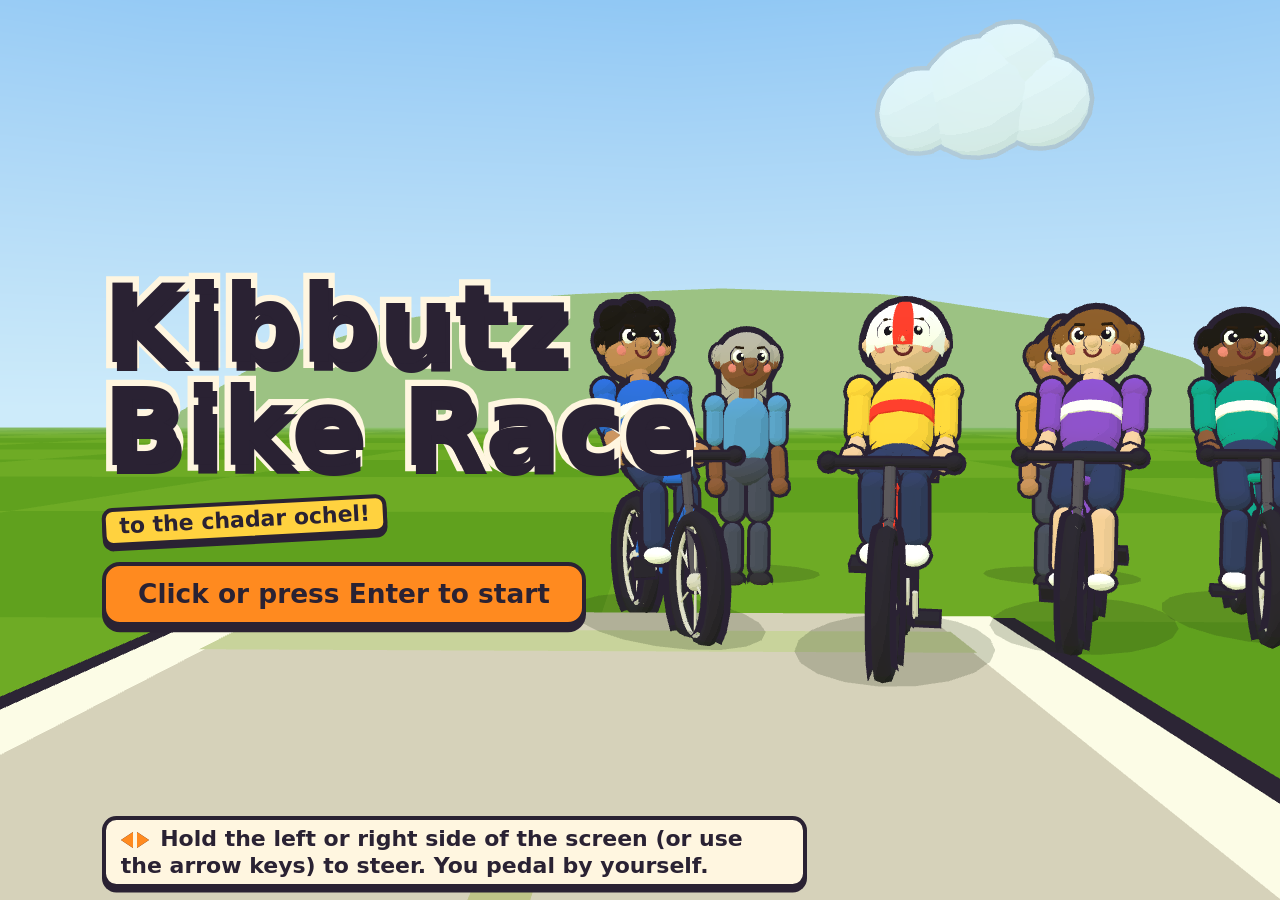
<file: index.html>
<!doctype html>
<html lang="en">
<head>
<meta charset="utf-8">
<meta name="viewport" content="width=device-width, initial-scale=1, viewport-fit=cover, user-scalable=no">
<meta name="theme-color" content="#CDEBFA">
<link rel="icon" href="data:,">
<title>Kibbutz Bike Race</title>
<link rel="stylesheet" href="style.css">
<script type="importmap">{"imports":{"three":"./vendor/three.module.min.js"}}</script>
</head>
<body>
<canvas id="game" aria-label="Race view"></canvas>
<div class="tint l" id="tint-l"></div><div class="tint r" id="tint-r"></div>
<div id="vig"></div>

<div id="hud" hidden>
  <div class="pill" id="pos"><b>1</b><span>/4</span></div>
  <div class="pill" id="timer">0:00.0</div>
  <div class="pill" id="bar"><div class="fill" id="fill"></div><i id="d3"></i><i id="d2"></i><i id="d1"></i><i id="d0"></i><span class="flag"></span></div>
</div>
<div id="count" aria-live="assertive"></div>
<div id="oops" aria-hidden="true">Oops!</div>

<main id="menu">
  <h1>Kibbutz<br>Bike Race</h1>
  <span class="sticker">to the chadar ochel!</span>
  <button id="start" class="btn">Tap to start</button>
  <p class="how"><span class="arrow"></span><span class="arrow"></span>Hold the left or right side of the screen (or use the arrow keys) to steer. You pedal by yourself.</p>
</main>

<section id="results" hidden>
  <div class="panel">
    <h2 id="title">Race over!</h2>
    <ol id="rows"></ol>
    <button id="again" class="btn">Race again</button>
  </div>
</section>

<div id="rotate"><div class="card"><div class="phone"></div><p>Turn your phone sideways</p></div></div>
<script type="module" src="src/main.js"></script>
</body>
</html>
</file>
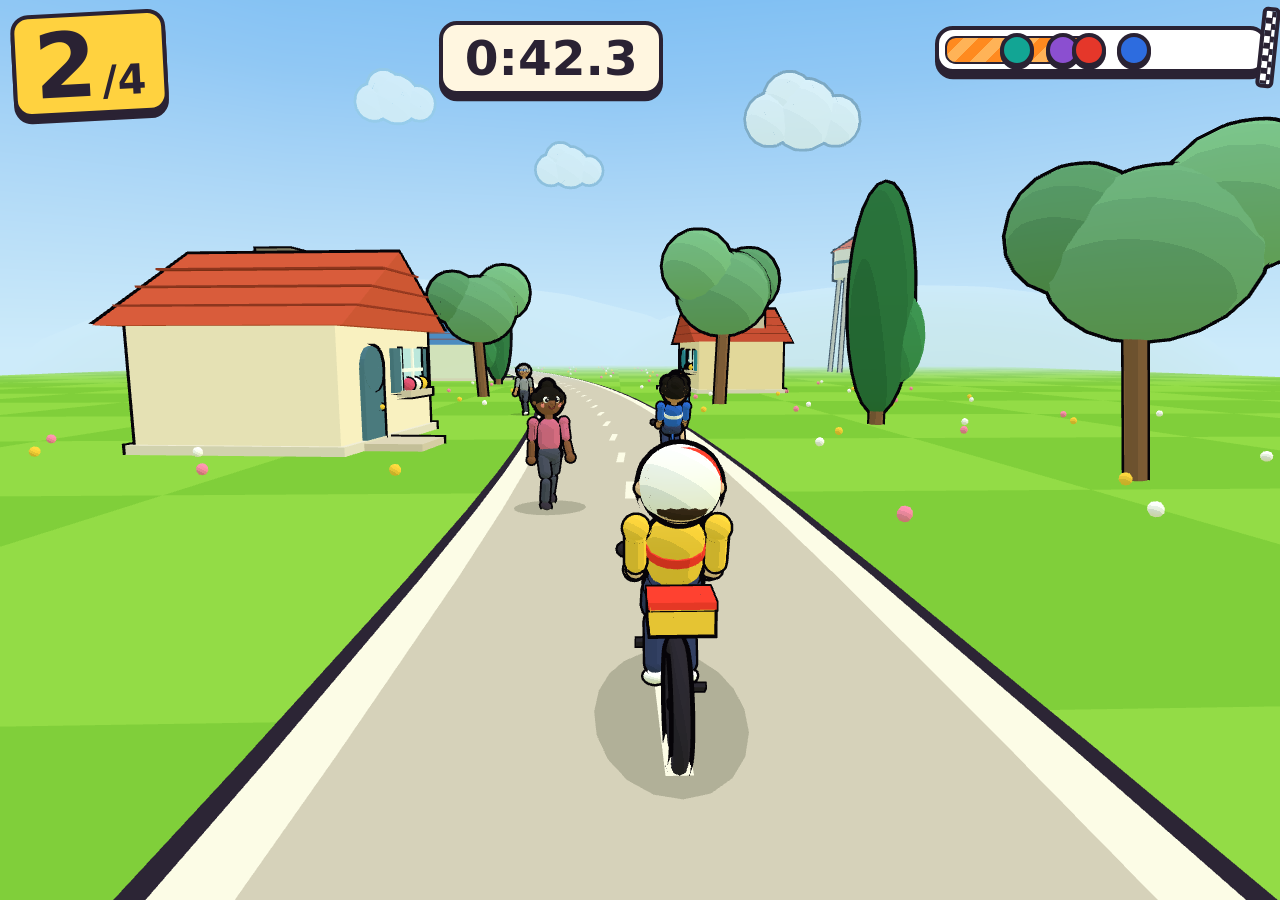
<file: preview.html>
<!doctype html>
<html lang="en">
<head>
<meta charset="utf-8">
<meta name="robots" content="noindex">
<meta name="viewport" content="width=device-width, initial-scale=1, viewport-fit=cover">
<title>Kibbutz Bike Race - v2 look preview</title>
<script type="importmap">{"imports":{"three":"./vendor/three.module.min.js"}}</script>
<style>
:root { --cream:#FFF6E0; --ink:#2A2233; --accent:#FF8A1F; --sun:#FFD23F; --oops:#E5372A; --blue:#2D6CDF; --purple:#8B4FD0; --teal:#12A594;
  --pad: max(12px, env(safe-area-inset-top)) max(12px, env(safe-area-inset-right)) max(12px, env(safe-area-inset-bottom)) max(12px, env(safe-area-inset-left));
  font: 900 clamp(14px,3.2vh,22px)/1.2 "Arial Rounded MT Bold", ui-rounded, "SF Pro Rounded", "Trebuchet MS", system-ui, sans-serif; color: var(--ink); }
* { box-sizing:border-box; margin:0; }
html,body { height:100%; overflow:hidden; background:#CDEBFA; }
#game { position:fixed; inset:0; width:100%; height:100%; display:block; }
#hud { position:fixed; inset:0; padding:var(--pad); display:flex; justify-content:space-between; align-items:flex-start; pointer-events:none; }
/* sticker look: thick ink border, hard offset shadow, slight tilt */
.pill { background:var(--cream); border:.55vh solid var(--ink); border-radius:2vh; box-shadow:0 .7vh 0 var(--ink); padding:0 1.6vh; }
#pos { display:flex; align-items:baseline; gap:.3em; background:var(--sun); transform:rotate(-3deg); padding:.4vh 2vh .2vh; }
#pos b { font-size:10vh; line-height:1; letter-spacing:-.02em; }
#pos span { font-size:4.6vh; }
#pos small { font-size:3vh; }
#timer { font-size:5.4vh; font-variant-numeric:tabular-nums; margin-top:1vh; padding:.4vh 2.4vh; }
#bar { position:relative; width:26vw; height:5.2vh; margin-top:1.6vh; padding:0; background:#fff; overflow:visible; }
#bar .fill { position:absolute; left:.6vh; top:.6vh; bottom:.6vh; width:46%; border-radius:1.2vh; background:repeating-linear-gradient(-45deg,var(--accent) 0 1.2vh,#FFB357 0 2.4vh); border:.3vh solid var(--ink); }
#bar i { position:absolute; top:50%; width:3.8vh; height:3.8vh; margin:-1.9vh 0 0 -1.9vh; border-radius:50%; border:.45vh solid var(--ink); box-shadow:0 .3vh 0 var(--ink); }
#bar .flag { position:absolute; right:-1.4vh; top:-2.6vh; width:2vh; height:9vh; border:.45vh solid var(--ink); border-radius:.6vh;
  background:repeating-conic-gradient(var(--ink) 0 25%,#fff 0 50%) 0 0/1.4vh 1.4vh; transform:rotate(6deg); }
#d0 { left:46%; background:var(--oops); box-shadow:inset 0 -1.2vh var(--sun), 0 .3vh 0 var(--ink); z-index:2; width:4.6vh; height:4.6vh; margin:-2.3vh 0 0 -2.3vh; }
#d1 { left:60%; background:var(--blue); } #d2 { left:38%; background:var(--purple); } #d3 { left:24%; background:var(--teal); }
.right { display:flex; flex-direction:column; align-items:flex-end; }
</style>
</head>
<body>
<canvas id="game"></canvas>
<div id="hud">
  <div id="pos" class="pill"><b>2</b><span>/4</span></div>
  <div class="pill" id="timer">0:42.3</div>
  <div class="right"><div class="pill" id="bar"><div class="fill"></div><i id="d3"></i><i id="d2"></i><i id="d1"></i><i id="d0"></i><span class="flag"></span></div></div>
</div>
<script type="module">
import * as THREE from 'three';

/* ---------- look kit: toon material + inverted-hull outline ---------- */
const INK = new THREE.Color(0x2A2233), FOG = new THREE.Color(0xCDEBFA), FOG_NEAR = 45, FOG_FAR = 150;
const grad = new THREE.DataTexture(new Uint8Array([95, 160, 220, 255]), 4, 1, THREE.RedFormat);
grad.minFilter = grad.magFilter = THREE.NearestFilter; grad.needsUpdate = true;
const toonCache = new Map();
const toon = c => { let m = toonCache.get(c); if (!m) toonCache.set(c, m = new THREE.MeshToonMaterial({ color: c, gradientMap: grad })); return m; };

const outlineMat = k => new THREE.ShaderMaterial({
  side: THREE.BackSide,
  uniforms: { uInk: { value: INK }, uFog: { value: FOG }, uK: { value: k } },
  vertexShader: `attribute vec3 onormal; uniform vec2 uK; varying float vF;
    void main(){ vec4 mv = modelViewMatrix * vec4(position,1.0); float d = -mv.z;
      mv.xyz += normalize(normalMatrix * onormal) * (uK.x + uK.y * d);
      vF = smoothstep(${FOG_NEAR.toFixed(1)}, ${FOG_FAR.toFixed(1)}, d); gl_Position = projectionMatrix * mv; }`,
  fragmentShader: `uniform vec3 uInk; uniform vec3 uFog; varying float vF;
    void main(){ gl_FragColor = vec4(mix(uInk, uFog, vF), 1.0); }`
});
const OUT = outlineMat(new THREE.Vector2(0.012, 0.0035)), OUT_THIN = outlineMat(new THREE.Vector2(0.006, 0.002));

// averaged normals per position so box corners do not split the hull open
function smooth(geo) {
  const p = geo.attributes.position, n = geo.attributes.normal, sum = new Map(), key = i => `${p.getX(i).toFixed(3)},${p.getY(i).toFixed(3)},${p.getZ(i).toFixed(3)}`;
  for (let i = 0; i < p.count; i++) { const k = key(i), s = sum.get(k) || [0, 0, 0]; s[0] += n.getX(i); s[1] += n.getY(i); s[2] += n.getZ(i); sum.set(k, s); }
  const o = new Float32Array(p.count * 3);
  for (let i = 0; i < p.count; i++) o.set(sum.get(key(i)), i * 3);
  geo.setAttribute('onormal', new THREE.BufferAttribute(o, 3));
  return geo;
}
// one visible solid: toon mesh + back-face outline child
function solid(geo, color, { x = 0, y = 0, z = 0, sx = 1, sy = 1, sz = 1, thin = false, outline = true } = {}) {
  if (!geo.attributes.onormal) smooth(geo);
  const m = new THREE.Mesh(geo, toon(color));
  m.position.set(x, y, z); m.scale.set(sx, sy, sz);
  if (outline) m.add(new THREE.Mesh(geo, thin ? OUT_THIN : OUT));
  return m;
}
const G = {
  sphere: (r, w = 20, h = 14) => new THREE.SphereGeometry(r, w, h),
  caps: (r, len) => new THREE.CapsuleGeometry(r, len, 5, 12),
  box: (w, h, d) => new THREE.BoxGeometry(w, h, d),
  cyl: (r, h, s = 14) => new THREE.CylinderGeometry(r, r, h, s),
};
const add = (parent, ...kids) => { kids.forEach(k => parent.add(k)); return parent; };
const grp = (x = 0, y = 0, z = 0) => { const g = new THREE.Group(); g.position.set(x, y, z); return g; };
const Y = new THREE.Vector3(0, 1, 0);
function tube(a, b, r, color) {
  const d = new THREE.Vector3().subVectors(b, a), m = solid(G.cyl(r, d.length(), 8), color, { thin: true });
  m.position.copy(a).addScaledVector(d, 0.5); m.quaternion.setFromUnitVectors(Y, d.normalize());
  return m;
}

/* ---------- people ---------- */
const HIP = 0.86, L1 = 0.4, L2 = 0.4; // hip height, thigh, shin
function person({ skin, shirt, pants, shoe = 0xFFFFFF, hair = 0x3A2A1A, style = 'short', shorts = false, stripe = 0, helmet = 0, cheek = 0xF08A7E }) {
  const root = grp(), hip = grp(0, HIP, 0), upper = grp(), head = grp(0, 0.79, 0);
  add(root, hip); add(hip, upper);
  // pelvis, torso, neck
  add(hip, solid(G.sphere(0.17), pants, { sy: 0.75, sz: 0.85 }));
  add(upper, solid(G.caps(0.17, 0.2), shirt, { y: 0.27, sz: 0.74 }));
  if (stripe) add(upper, solid(G.cyl(0.176, 0.07, 18), stripe, { y: 0.3, sz: 0.76, outline: false }));
  add(upper, solid(G.cyl(0.06, 0.12, 10), skin, { y: 0.58, thin: true }));
  add(upper, head);
  // head: skull, ears, nose, eyes, smile, cheeks
  add(head, solid(G.sphere(0.2, 24, 18), skin, { sy: 1.04 }));
  for (const s of [-1, 1]) {
    add(head, solid(G.sphere(0.045), skin, { x: s * 0.2, y: -0.01, thin: true }));
    add(head, solid(G.sphere(0.052, 14, 10), 0xFFFFFF, { x: s * 0.075, y: 0.035, z: 0.17, sz: 0.5, thin: true }));
    add(head, solid(G.sphere(0.03, 12, 8), 0x1B1622, { x: s * 0.075, y: 0.03, z: 0.2, sz: 0.5, outline: false }));
    add(head, solid(G.sphere(0.012, 6, 5), 0xFFFFFF, { x: s * 0.075 + 0.01, y: 0.04, z: 0.216, outline: false }));
    add(head, solid(G.sphere(0.034, 10, 8), cheek, { x: s * 0.125, y: -0.05, z: 0.15, sz: 0.4, outline: false }));
    const brow = solid(G.caps(0.009, 0.05), 0x2B1D12, { x: s * 0.078, y: 0.098, z: 0.178, outline: false }); brow.rotation.set(0, 0.25 * s, Math.PI / 2 + 0.12 * s);
    add(head, brow);
  }
  add(head, solid(G.sphere(0.034, 10, 8), skin, { y: -0.015, z: 0.2, thin: true }));
  const mouth = solid(new THREE.TorusGeometry(0.045, 0.009, 6, 14, Math.PI), 0x6B2A2A, { y: -0.055, z: 0.19, outline: false });
  mouth.rotation.z = Math.PI; mouth.rotation.x = -0.15; add(head, mouth);
  // hair / helmet
  if (helmet) {
    const h = solid(new THREE.SphereGeometry(0.225, 22, 14, 0, Math.PI * 2, 0, 2.0), helmet, { y: 0.005 }); h.rotation.x = -0.2; add(head, h);
    const st = solid(new THREE.SphereGeometry(0.23, 18, 10, -0.25, 0.5, 0, 2.0), 0xFF3D2E, { y: 0.005, outline: false }); st.rotation.x = -0.2; add(head, st);
    add(head, solid(G.sphere(0.2, 16, 8), hair, { y: -0.08, z: -0.03, sy: 0.4, sx: 0.9, thin: true }));
  } else {
    const cap = solid(new THREE.SphereGeometry(0.212, 22, 14, 0, Math.PI * 2, 0, style === 'bald' ? 0.5 : 1.85), hair); cap.rotation.x = -0.35; cap.position.y = 0.01; add(head, cap);
    add(head, solid(G.sphere(0.07, 10, 8), hair, { x: 0.19, y: 0.04, z: -0.02, sy: 1.3, thin: true }), solid(G.sphere(0.07, 10, 8), hair, { x: -0.19, y: 0.04, z: -0.02, sy: 1.3, thin: true }));
    if (style === 'pony') add(head, solid(G.caps(0.065, 0.2), hair, { y: -0.08, z: -0.26 }), solid(G.sphere(0.05, 8, 6), 0xE8537A, { y: 0.06, z: -0.22, thin: true }));
    if (style === 'bun') add(head, solid(G.sphere(0.09), hair, { y: 0.22, z: -0.05 }));
    if (style === 'long') add(head, solid(G.caps(0.17, 0.2), hair, { y: -0.14, z: -0.1, sz: 0.7 }));
    if (style === 'curly') for (const [x, y, z] of [[0, 0.2, 0], [0.13, 0.16, 0.02], [-0.13, 0.16, 0.02], [0, 0.15, -0.14]]) add(head, solid(G.sphere(0.1), hair, { x, y, z }));
    if (style === 'cap') { const br = solid(G.cyl(0.19, 0.025, 20), 0x2D6CDF, { y: 0.07, z: 0.17, sz: 0.65 }); br.rotation.x = 0.1; add(head, br); }
  }
  // arms: shoulder -> elbow -> hand
  const arm = s => {
    const sh = grp(s * 0.235, 0.47, 0), el = grp(0, -0.3, 0);
    add(sh, solid(G.sphere(0.075), shirt, { thin: true }), solid(G.caps(0.062, 0.18), shirt, { y: -0.15, thin: true }), el);
    add(el, solid(G.caps(0.05, 0.17), skin, { y: -0.14, thin: true }), solid(G.sphere(0.065), skin, { y: -0.31, thin: true }));
    add(upper, sh); return { sh, el };
  };
  // legs: hip -> knee -> shoe
  const leg = s => {
    const hp = grp(s * 0.1, 0, 0), kn = grp(0, -L1, 0);
    add(hp, solid(G.caps(0.085, 0.22), pants, { y: -0.2, thin: true }), kn);
    add(kn, solid(G.caps(0.065, 0.26), shorts ? skin : pants, { y: -0.2, thin: true }), solid(G.sphere(0.08, 14, 10), shoe, { y: -0.42, z: 0.06, sx: 0.95, sy: 0.6, sz: 1.5, thin: true }));
    add(hip, hp); return { hp, kn };
  };
  const o = { root, hip, upper, head, A: [arm(-1), arm(1)], L: [leg(-1), leg(1)] };
  return o;
}

// two-bone IK in the (z,y) plane of the parent; elbow/knee bend direction `bend` (+1 forward/up)
function ik(limb, from, to, l1, l2, bend, parentRot = 0) {
  const dz = to.z - from.z, dy = to.y - from.y;
  const d = Math.min(Math.hypot(dz, dy), l1 + l2 - 0.002), phi = Math.atan2(dz, -dy);
  const a = Math.acos(Math.max(-1, Math.min(1, (l1 * l1 + d * d - l2 * l2) / (2 * l1 * d))));
  const t1 = phi + bend * a, kz = from.z + l1 * Math.sin(t1), ky = from.y - l1 * Math.cos(t1);
  const t2 = Math.atan2(to.z - kz, -(to.y - ky));
  limb[0].rotation.x = -t1 + parentRot; limb[1].rotation.x = -(t2 - t1);
}

/* ---------- bike (front = +z) ---------- */
function bike(color, basket) {
  const b = grp(), W = 0.37, V = (x, y, z) => new THREE.Vector3(x, y, z);
  const wheel = z => {
    const w = grp(0, W, z);
    add(w, solid(new THREE.TorusGeometry(W - 0.03, 0.045, 8, 32), 0x2C2833), solid(new THREE.TorusGeometry(W - 0.07, 0.014, 5, 32), 0xDAD6CC, { outline: false }), solid(G.sphere(0.05, 10, 8), 0xDAD6CC, { thin: true }));
    for (let i = 0; i < 3; i++) { const s = solid(G.cyl(0.008, (W - 0.07) * 2, 4), 0xDAD6CC, { outline: false }); s.rotation.z = i * Math.PI / 3; w.add(s); }
    w.rotation.y = Math.PI / 2; // torus lies in xy; turn it to the zy plane
    const wrap = grp(0, 0, z); wrap.position.y = W; add(wrap, w); w.position.set(0, 0, 0);
    return wrap;
  };
  const rw = wheel(-0.58), fw = wheel(0.58); b.userData.wheels = [rw, fw];
  const bb = V(0, 0.36, 0), seat = V(0, 0.98, -0.24), ht = V(0, 0.92, 0.42), htb = V(0, 0.76, 0.47), rh = V(0, W, -0.58), fh = V(0, W, 0.58);
  add(b, rw, fw, tube(bb, seat, 0.028, color), tube(seat.clone().setY(0.88), ht, 0.026, color), tube(bb, htb, 0.032, color), tube(bb, rh, 0.02, color), tube(seat, rh, 0.018, color),
    tube(htb, fh, 0.024, 0x5A5560), tube(htb, V(0, 1.02, 0.4), 0.026, 0x5A5560), tube(V(-0.3, 1.04, 0.38), V(0.3, 1.04, 0.38), 0.022, 0x2C2833),
    solid(G.sphere(0.04, 8, 6), 0x2C2833, { x: 0.3, y: 1.04, z: 0.38, sz: 1.6, thin: true }), solid(G.sphere(0.04, 8, 6), 0x2C2833, { x: -0.3, y: 1.04, z: 0.38, sz: 1.6, thin: true }),
    solid(G.caps(0.05, 0.16), 0x2C2833, { y: 1.0, z: -0.24, sx: 0.9, sy: 0.6, sz: 1.2, thin: true }).rotateX(Math.PI / 2));
  const crank = grp(0, 0.36, 0); add(b, crank, solid(G.cyl(0.07, 0.04, 14), 0xDAD6CC, { x: 0.05, y: 0.36, thin: true }).rotateZ(Math.PI / 2));
  for (const s of [-1, 1]) {
    const arm = tube(V(s * 0.1, 0, 0), V(s * 0.1, s * 0.15, 0), 0.015, 0xDAD6CC), ped = solid(G.box(0.12, 0.025, 0.1), 0x2C2833, { x: s * 0.16, y: s * 0.15, thin: true });
    add(crank, arm, ped);
  }
  b.userData.crank = crank;
  if (basket) { // player: yellow rear basket
    add(b, tube(V(0, 0.86, -0.3), V(0, 0.92, -0.72), 0.014, 0x5A5560), solid(G.box(0.34, 0.14, 0.26), 0xFFD23F, { y: 0.98, z: -0.76 }), solid(G.box(0.36, 0.04, 0.28), 0xFF3D2E, { y: 1.07, z: -0.76, thin: true }));
  }
  return b;
}

// puts a person on a bike and animates pedalling. phase in radians
function rider(p, bk, phase, lean = 0.55) {
  const hipP = new THREE.Vector3(0, 1.0, -0.26);
  p.root.position.set(0, 0, 0); p.hip.position.copy(hipP);
  p.upper.rotation.x = -lean; p.head.rotation.x = lean * 0.75;
  bk.userData.crank.rotation.x = phase;
  [0, 1].forEach(i => {
    const s = i ? 1 : -1, a = phase + (i ? Math.PI : 0); // pedal height/forward
    const dir = i ? 1 : -1, foot = { z: Math.sin(a) * 0.15 * dir, y: 0.36 + Math.cos(a) * 0.15 * dir + 0.095 };
    ik([p.L[i].hp, p.L[i].kn], { z: hipP.z, y: hipP.y }, foot, L1, L2, 1);
    p.L[i].hp.position.x = s * 0.1;
  });
  const shoulder = { z: hipP.z + 0.47 * Math.sin(lean), y: hipP.y + 0.47 * Math.cos(lean) }, grip = { z: 0.38, y: 1.04 };
  [0, 1].forEach(i => ik([p.A[i].sh, p.A[i].el], shoulder, grip, 0.3, 0.3, -1, lean));
  return p;
}
function walk(p, t, speed = 1) {
  const s = Math.sin(t * speed);
  p.L[0].hp.rotation.x = -s * 0.55; p.L[1].hp.rotation.x = s * 0.55;
  p.L[0].kn.rotation.x = Math.max(0, s) * 0.8 + 0.05; p.L[1].kn.rotation.x = Math.max(0, -s) * 0.8 + 0.05;
  p.A[0].sh.rotation.x = s * 0.5; p.A[1].sh.rotation.x = -s * 0.5; p.A[0].el.rotation.x = -0.3; p.A[1].el.rotation.x = -0.3;
  p.hip.position.y = HIP + Math.abs(Math.cos(t * speed)) * 0.03;
}
const blob = (w, l) => { const m = new THREE.Mesh(new THREE.CircleGeometry(1, 20), new THREE.MeshBasicMaterial({ color: 0x1B2A10, transparent: true, opacity: 0.2, depthWrite: false, polygonOffset: true, polygonOffsetFactor: -2, polygonOffsetUnits: -2 })); m.rotation.x = -Math.PI / 2; m.scale.set(w, l, 1); m.position.y = 0.04; return m; };

/* ---------- scenery ---------- */
function house(wall, roof, trim = 0x4C7A8C) {
  const h = grp();
  add(h, solid(G.box(6, 3, 5), wall, { y: 1.5 }), solid(G.box(6.3, 0.25, 5.3), 0xE9E1CF, { y: 0.1 }));
  const sh = new THREE.Shape(); sh.moveTo(-3.5, 0); sh.lineTo(3.5, 0); sh.lineTo(0, 2); sh.closePath();
  const rg = new THREE.ExtrudeGeometry(sh, { depth: 5.8, bevelEnabled: false }); rg.translate(0, 3, -2.9);
  const r = solid(rg, roof); r.rotation.y = 0; add(h, r);
  // tile lines
  for (let i = 1; i < 4; i++) add(h, solid(G.box(7.1 - i * 1.55, 0.05, 5.9), 0x9D3A26, { y: 3 + i * 0.5 - 0.02, outline: false }));
  add(h, solid(G.box(0.8, 1.6, 0.8), 0xD9CDB5, { x: 1.7, y: 4.4, z: -1.2 }), solid(G.box(1, 0.2, 1), 0x8E8576, { x: 1.7, y: 5.2, z: -1.2 }));
  // door with arch, windows with shutters
  add(h, solid(G.box(1.1, 2, 0.15), trim, { x: -1.3, y: 1, z: 2.55 }), solid(G.cyl(0.55, 0.15, 14), trim, { x: -1.3, y: 2, z: 2.55 }).rotateX(Math.PI / 2), solid(G.sphere(0.07, 8, 6), 0xFFD23F, { x: -0.95, y: 1, z: 2.66, thin: true }));
  for (const x of [1.3]) add(h, solid(G.box(1.5, 1.2, 0.15), 0xBFE7F4, { x, y: 1.9, z: 2.55 }), solid(G.box(0.1, 1.2, 0.2), 0xFFFFFF, { x, y: 1.9, z: 2.58, outline: false }), solid(G.box(1.5, 0.1, 0.2), 0xFFFFFF, { x, y: 1.9, z: 2.58, outline: false }),
    solid(G.box(0.5, 1.2, 0.12), trim, { x: x - 1.0, y: 1.9, z: 2.55 }), solid(G.box(0.5, 1.2, 0.12), trim, { x: x + 1.0, y: 1.9, z: 2.55 }), solid(G.box(1.7, 0.18, 0.4), 0xD9CDB5, { x, y: 1.25, z: 2.7 }));
  add(h, solid(G.sphere(0.18, 10, 8), 0xE8537A, { x: 0.8, y: 1.5, z: 2.7, thin: true }), solid(G.sphere(0.18, 10, 8), 0xFFFFFF, { x: 1.3, y: 1.5, z: 2.7, thin: true }), solid(G.sphere(0.18, 10, 8), 0xFFD23F, { x: 1.8, y: 1.5, z: 2.7, thin: true }));
  add(h, solid(G.box(1.6, 0.18, 1.6), 0xD9CDB5, { x: -1.3, y: 0.09, z: 3.3 }));
  return h;
}
function eucalyptus(s = 1) {
  const t = grp(); t.scale.setScalar(s);
  const trunk = solid(G.cyl(0.22, 3.4, 8), 0x8A6240, { y: 1.7 }); trunk.rotation.z = 0.08;
  add(t, trunk, solid(G.sphere(1.9, 16, 12), 0x6FB07F, { y: 4.6, sy: 0.9 }), solid(G.sphere(1.4, 14, 10), 0x7CC08C, { x: 1.4, y: 5.6, z: 0.3 }), solid(G.sphere(1.3, 14, 10), 0x5FA070, { x: -1.3, y: 5.2, z: -0.4 }));
  return t;
}
function cypress(s = 1) {
  const t = grp(); t.scale.setScalar(s);
  add(t, solid(G.cyl(0.18, 0.8, 8), 0x8A6240, { y: 0.4 }), solid(G.sphere(1, 16, 14), 0x2F7A45, { y: 3.4, sx: 0.85, sy: 3.1, sz: 0.85 }), solid(G.sphere(0.7, 12, 10), 0x3E9457, { x: 0.15, y: 2.4, z: 0.5, sy: 1.8, outline: false }));
  return t;
}
function tower() {
  const t = grp();
  for (const x of [-1, 1]) for (const z of [-1, 1]) { const l = tube(new THREE.Vector3(x * 2, 0, z * 2), new THREE.Vector3(x * 1.4, 11, z * 1.4), 0.2, 0xBDB8AE); add(t, l); }
  add(t, solid(G.cyl(2.4, 3.2, 18), 0xF0EADB, { y: 12.6 }), solid(new THREE.ConeGeometry(2.6, 1.6, 18), 0xD04A32, { y: 15 }), solid(G.cyl(2.45, 0.35, 18), 0x2E6F8E, { y: 12.8, outline: false }));
  return t;
}
function cloud(s) {
  const c = grp(); c.scale.setScalar(s);
  for (const [x, y, r] of [[0, 0, 4], [4.2, -0.6, 3], [-4, -0.7, 2.8], [2, 1.8, 3]]) add(c, solid(G.sphere(r, 14, 10), 0xFFFFFF, { x, y, sz: 0.6 }));
  return c;
}

/* ---------- scene ---------- */
const canvas = document.getElementById('game');
const renderer = new THREE.WebGLRenderer({ canvas, antialias: true });
renderer.setPixelRatio(Math.min(devicePixelRatio, 2));
const scene = new THREE.Scene(); scene.fog = new THREE.Fog(FOG, FOG_NEAR, FOG_FAR);
const cam = new THREE.PerspectiveCamera(62, 16 / 9, 0.3, 220);
const sun = new THREE.DirectionalLight(0xFFF1D6, 2.2); sun.position.set(-30, 50, 20);
scene.add(sun, new THREE.HemisphereLight(0xCFEFFF, 0xBFD98A, 1.9));

// sky dome, hills, clouds
const sg = new THREE.SphereGeometry(200, 16, 10), sc = [];
for (let i = 0; i < sg.attributes.position.count; i++) { const c = new THREE.Color(0xCDEBFA).lerp(new THREE.Color(0x3FA9F0), Math.pow(Math.max(0, Math.min(1, sg.attributes.position.getY(i) / 120)), 0.8)); sc.push(c.r, c.g, c.b); }
sg.setAttribute('color', new THREE.Float32BufferAttribute(sc, 3));
const sky = new THREE.Mesh(sg, new THREE.MeshBasicMaterial({ vertexColors: true, side: THREE.BackSide, fog: false, depthWrite: false })); sky.renderOrder = -1; scene.add(sky);
scene.add(solid(G.sphere(1, 24, 12), 0xA7C98B, { x: -60, y: -6, z: 150, sx: 70, sy: 22, sz: 30, outline: false }), solid(G.sphere(1, 24, 12), 0x9CC283, { x: 50, y: -8, z: 160, sx: 80, sy: 26, sz: 30, outline: false }));
const cl = cloud(1.3); cl.position.set(-30, 40, 120); const cl2 = cloud(1); cl2.position.set(40, 48, 140); const cl3 = cloud(0.8); cl3.position.set(8, 34, 130); scene.add(cl, cl2, cl3);

// ground: instanced 8 m squares in two greens
const cellG = new THREE.PlaneGeometry(8, 8).rotateX(-Math.PI / 2), nx = 16, nz = 28;
const ground = new THREE.InstancedMesh(cellG, new THREE.MeshToonMaterial({ gradientMap: grad }), nx * nz), mm = new THREE.Matrix4();
for (let i = 0; i < nx; i++) for (let j = 0; j < nz; j++) { const k = i * nz + j; ground.setMatrixAt(k, mm.makeTranslation(-64 + i * 8 + 4, 0, -24 + j * 8 + 4)); ground.setColorAt(k, new THREE.Color((i + j) & 1 ? 0x8ED043 : 0x7CC338)); }
scene.add(ground);

// path: curved ribbon with cream kerb and ink edge
const bendX = z => 0.0016 * z * z;
function ribbon(half, y, color) {
  const v = [], idx = [], N = 60;
  for (let i = 0; i <= N; i++) { const z = -25 + i * 3.5, x = bendX(z); v.push(x - half, y, z, x + half, y, z); if (i < N) idx.push(i * 2, i * 2 + 2, i * 2 + 1, i * 2 + 1, i * 2 + 2, i * 2 + 3); }
  const g = new THREE.BufferGeometry(); g.setAttribute('position', new THREE.Float32BufferAttribute(v, 3)); g.setIndex(idx); g.computeVertexNormals();
  return new THREE.Mesh(g, toon(color));
}
scene.add(ribbon(2.55, 0.02, 0x2A2233), ribbon(2.4, 0.03, 0xF4EEDF), ribbon(2.0, 0.045, 0xCFC6B4));
// dashed centre line
for (let z = -20; z < 150; z += 4) { const m = new THREE.Mesh(new THREE.PlaneGeometry(0.16, 1.6).rotateX(-Math.PI / 2), toon(0xF4EEDF)); m.position.set(bendX(z), 0.055, z); m.rotation.y = -Math.atan(0.0032 * z); scene.add(m); }
// flowers and tufts
const fl = new THREE.InstancedMesh(new THREE.SphereGeometry(0.12, 6, 5), new THREE.MeshToonMaterial({ gradientMap: grad }), 160);
for (let i = 0; i < 160; i++) { const z = -8 + (i * 29.3) % 120, side = i & 1 ? 1 : -1, x = bendX(z) + side * (3.4 + (i * 7.7) % 18); fl.setMatrixAt(i, mm.makeTranslation(x, 0.12, z)); fl.setColorAt(i, new THREE.Color([0xFFFFFF, 0xFFD23F, 0xFF8FB1][i % 3])); }
scene.add(fl);

// props
const H1 = house(0xFFF1D6, 0xD2573A); H1.position.set(bendX(16) + 8.5, 0, 16); H1.rotation.y = -Math.PI / 2 - 0.1; scene.add(H1);
const H2 = house(0xFBE7B8, 0xC24A32, 0x2E8FA3); H2.position.set(bendX(42) - 9.5, 0, 42); H2.rotation.y = Math.PI / 2 + 0.1; scene.add(H2);
const H3 = house(0xE9F1D8, 0x3F7DB8, 0xD2573A); H3.position.set(bendX(30) + 12, 0, 62); H3.rotation.y = -Math.PI / 2; scene.add(H3);
for (const [x, z, k, s] of [[-9.5, 9, 'e', 0.9], [-9, 20, 'c', 1.2], [-6, 30, 'e', 1.1], [7, -2, 'c', 1], [5.5, 36, 'e', 1], [-14, 2, 'e', 1.2], [11, 7, 'c', 0.9], [4.8, 52, 'c', 1.1]]) { const t = k === 'e' ? eucalyptus(s) : cypress(s); t.position.set(bendX(z) + x, 0, z); t.rotation.y = x * 3; scene.add(t); }
const T = tower(); T.position.set(-28, 0, 85); scene.add(T);

// characters
const player = person({ skin: 0xF1C9A0, shirt: 0xFFD23F, pants: 0x34406B, shoe: 0xFFFFFF, hair: 0x3A2A1A, helmet: 0xFFFFFF, stripe: 0xFF3D2E });
const pBike = bike(0xFF3D2E, true), P = grp(0, 0, 0); add(P, pBike, player.root); rider(player, pBike, 0.9); scene.add(P);
const ai = person({ skin: 0xC68E5E, shirt: 0x2D6CDF, pants: 0x34406B, hair: 0x1E1A16, style: 'curly', stripe: 0xFFFFFF, helmet: 0 });
const aBike = bike(0x2D6CDF, false), A = grp(-0.7, 0, 9.5); add(A, aBike, ai.root); rider(ai, aBike, 2.4, 0.5); A.rotation.y = 0.04; scene.add(A);
const w1 = person({ skin: 0x8D5A3B, shirt: 0xD96C8E, pants: 0x4A4F63, hair: 0x1E1A16, style: 'bun', shoe: 0x3A3340 });
const W1 = grp(bendX(6) + 1.3, 0, 6.6); add(W1, w1.root); W1.rotation.y = Math.PI + 0.35; scene.add(W1);
const w2 = person({ skin: 0xF1C9A0, shirt: 0x5AA0D8, pants: 0x6B5B45, hair: 0x8A5A2B, style: 'pony', shorts: true, shoe: 0x3A3340 });
const W2 = grp(bendX(14) - 1.5, 0, 14); add(W2, w2.root); W2.rotation.y = 0.15; scene.add(W2);
const w3 = person({ skin: 0xC68E5E, shirt: 0x9AA0A6, pants: 0x4A4F63, hair: 0xB8B2A8, style: 'cap', shoe: 0xFFFFFF });
const W3 = grp(bendX(24) + 2.9, 0, 24); add(W3, w3.root); W3.rotation.y = Math.PI - 0.3; scene.add(W3);
walk(w1, 0.8); walk(w2, 2.2); walk(w3, 4.1);
for (const [o, w, l] of [[P, 0.5, 1.0], [A, 0.5, 0.95], [W1, 0.55, 0.55], [W2, 0.55, 0.55], [W3, 0.55, 0.55]]) { const b = blob(w, l); o.add(b); }

// camera
function setCam() { cam.position.set(0.35, 2.4, -4.7); cam.lookAt(0.0, 1.0, 6); }
function resize() { const w = innerWidth, h = innerHeight; renderer.setSize(w, h, false); cam.aspect = w / h; cam.updateProjectionMatrix(); }
addEventListener('resize', resize); resize(); setCam();
const t0 = performance.now();
function frame() {
  const t = (performance.now() - t0) / 1000;
  rider(player, pBike, 0.9 + t * 4); rider(ai, aBike, 2.4 + t * 4, 0.5);
  pBike.userData.wheels.forEach(w => w.children[0].rotation.x = t * 8);
  walk(w1, 0.8 + t * 5); walk(w2, 2.2 + t * 5); walk(w3, 4.1 + t * 5);
  sky.position.copy(cam.position);
  renderer.render(scene, cam);
  requestAnimationFrame(frame);
}
frame();
</script>
</body>
</html>
</file>
<file: style.css>
:root {
  --cream: #FFF6E0; --ink: #2A2233; --accent: #FF8A1F; --sun: #FFD23F; --oops: #E5372A;
  --blue: #2D6CDF; --purple: #8B4FD0; --teal: #12A594;
  --pad: max(12px, env(safe-area-inset-top)) max(12px, env(safe-area-inset-right)) max(12px, env(safe-area-inset-bottom)) max(12px, env(safe-area-inset-left));
  font: 900 clamp(14px, 3.2vh, 22px)/1.2 "Arial Rounded MT Bold", ui-rounded, "SF Pro Rounded", "Trebuchet MS", system-ui, sans-serif;
  color: var(--ink);
}
* { box-sizing: border-box; margin: 0; }
[hidden] { display: none !important; }
html, body { height: 100%; overflow: hidden; background: #CDEBFA; overscroll-behavior: none; }
body { -webkit-user-select: none; user-select: none; -webkit-touch-callout: none; -webkit-tap-highlight-color: transparent; }
#game { position: fixed; inset: 0; width: 100%; height: 100%; display: block; touch-action: none; }
.tint, #vig, #hud, #count, #oops { position: fixed; pointer-events: none; }
.tint { top: 0; bottom: 0; width: 50%; background: rgba(255, 255, 255, .14); opacity: 0; }
.tint.l { left: 0; } .tint.r { right: 0; } .tint.on { opacity: 1; }
#vig { inset: 0; box-shadow: inset 0 0 12vh rgba(229, 55, 42, .35); opacity: 0; }
#vig.on { animation: vig .3s ease-out; }
@keyframes vig { from { opacity: 1; } to { opacity: 0; } }

/* sticker look: thick ink border, hard offset shadow, slight tilt */
.pill, .panel, .btn { border: max(3px, .55vh) solid var(--ink); border-radius: 2vh; box-shadow: 0 .7vh 0 var(--ink); }
.pill { background: var(--cream); padding: 0 1.6vh; }

#hud { inset: 0; padding: var(--pad); display: flex; justify-content: space-between; align-items: flex-start; }
#pos { display: flex; align-items: baseline; gap: .3em; background: var(--sun); transform: rotate(-3deg); padding: .4vh 2vh .2vh; }
#pos.flash { animation: bump .4s ease-out; }
@keyframes bump { 40% { transform: rotate(-3deg) scale(1.15); } }
#pos b { font-size: 10vh; line-height: 1; letter-spacing: -.02em; }
#pos span { font-size: 4.6vh; }
#timer { font-size: 5.4vh; font-variant-numeric: tabular-nums; margin-top: 1vh; padding: .4vh 2.4vh; }
#bar { position: relative; width: 26vw; height: 5.2vh; margin: 1.6vh 1.4vh 0 0; padding: 0; background: #fff; }
#bar .fill { position: absolute; left: .6vh; top: .6vh; bottom: .6vh; width: 0; max-width: calc(100% - 1.2vh); border-radius: 1.2vh; border: .3vh solid var(--ink);
  background: repeating-linear-gradient(-45deg, var(--accent) 0 1.2vh, #FFB357 0 2.4vh); }
#bar i { position: absolute; top: 50%; left: 0; width: 3.8vh; height: 3.8vh; margin: -1.9vh 0 0 -1.9vh; border-radius: 50%; border: .45vh solid var(--ink); box-shadow: 0 .3vh 0 var(--ink); }
#bar .flag { position: absolute; right: -1.4vh; top: -2.6vh; width: 2vh; height: 9vh; border: .45vh solid var(--ink); border-radius: .6vh; transform: rotate(6deg);
  background: repeating-conic-gradient(var(--ink) 0 25%, #fff 0 50%) 0 0 / 1.4vh 1.4vh; }
#d0 { background: var(--oops); box-shadow: inset 0 -1.2vh var(--sun), 0 .3vh 0 var(--ink); z-index: 2; width: 4.6vh; height: 4.6vh; margin: -2.3vh 0 0 -2.3vh; }
#d1 { background: var(--blue); } #d2 { background: var(--purple); } #d3 { background: var(--teal); }

#count { inset: 0; display: grid; place-items: center; font-size: 28vh; color: #fff;
  -webkit-text-stroke: 1.6vh var(--ink); paint-order: stroke fill; text-shadow: 0 1vh 0 var(--ink); }
#count.go { color: var(--sun); }
#count.pop { animation: pop .5s ease-out; }
@keyframes pop { from { transform: scale(.4); opacity: 0; } 60% { transform: scale(1.1); opacity: 1; } to { transform: scale(1); } }
#oops { top: 24vh; left: 50%; margin-left: -20vh; width: 40vh; text-align: center; font-size: 9vh; line-height: 1.2; color: var(--oops);
  background: var(--cream); border: max(3px, .55vh) solid var(--ink); border-radius: 999px; box-shadow: 0 .7vh 0 var(--ink); opacity: 0; transform: rotate(-4deg); }
#oops.on { animation: oops 1.3s ease-out; }
@keyframes oops { 0% { opacity: 1; transform: rotate(-4deg) scale(.5); } 20% { transform: rotate(-4deg) scale(1.15); } 30%, 75% { opacity: 1; transform: rotate(-4deg) scale(1); } 100% { opacity: 0; transform: rotate(-4deg) scale(1); } }

/* start menu: the 3D scene shows through, no overlay */
#menu { position: fixed; inset: 0; padding: var(--pad); padding-left: max(8vw, env(safe-area-inset-left)); display: flex; flex-direction: column; align-items: flex-start; justify-content: center; gap: 2.4vh; }
h1 { font-size: 12vh; line-height: .95; color: var(--ink); -webkit-text-stroke: 1.4vh var(--cream); paint-order: stroke fill; text-shadow: .5vh 1vh 0 var(--ink); }
.sticker { background: var(--sun); border: max(3px, .5vh) solid var(--ink); border-radius: 1.2vh; box-shadow: 0 .5vh 0 var(--ink); padding: .1em .6em; transform: rotate(-3deg); }
.btn { font: inherit; font-size: 1.2rem; min-height: 64px; padding: 0 1.2em; background: var(--accent); color: var(--ink); cursor: pointer; }
.btn:active { transform: translateY(.5vh); box-shadow: 0 .2vh 0 var(--ink); }
.btn:focus-visible { outline: 3px solid var(--ink); outline-offset: 3px; }
#start { animation: pulse 1.2s ease-in-out infinite alternate; }
@keyframes pulse { to { transform: scale(1.04); } }
.how { position: absolute; bottom: max(12px, env(safe-area-inset-bottom)); left: max(8vw, env(safe-area-inset-left)); max-width: min(46ch, 56vw); background: var(--cream);
  border: max(3px, .5vh) solid var(--ink); border-radius: 1.6vh; box-shadow: 0 .5vh 0 var(--ink); padding: .5vh 1.6vh; font-size: max(13px, min(3.4vh, 1rem)); line-height: 1.25; }
.arrow { display: inline-block; margin-right: .5em; border: .9vh solid transparent; border-left-width: 1.4vh; border-right-width: 0; border-left-color: var(--accent); vertical-align: middle; filter: drop-shadow(0 0 0 var(--ink)); }
.arrow:first-child { transform: scaleX(-1); margin-right: .2em; }

#results { position: fixed; inset: 0; background: rgba(20, 30, 50, .3); display: grid; place-items: center; padding: var(--pad); }
.panel { background: var(--cream); width: min(70vw, 560px); padding: 2vh 3vh 2.4vh; display: grid; gap: 1.2vh; }
h2 { font-size: 7vh; line-height: 1.1; }
h2.win { background: var(--sun); border: max(3px, .5vh) solid var(--ink); border-radius: 1.4vh; padding: 0 .4em; justify-self: start; transform: rotate(-2deg); }
ol { list-style: none; padding: 0; display: grid; gap: .6vh; }
li { display: grid; grid-template-columns: 1.5em 2.6vh 1fr auto; align-items: center; gap: 1.2vh; height: 7vh; padding: 0 1.2vh; border-radius: 1.2vh; animation: row .25s both; font-variant-numeric: tabular-nums; }
li.me { background: var(--sun); }
li i { width: 2.6vh; height: 2.6vh; border-radius: 50%; border: max(2px, .4vh) solid var(--ink); }
li small { font-size: .65em; color: var(--oops); }
@keyframes row { from { opacity: 0; transform: translateX(-2vh); } }
#again { width: 100%; }

/* turn-your-phone notice: phones (touch) only, never blocks a narrow desktop window */
#rotate { display: none; position: fixed; inset: 0; z-index: 9; background: #CDEBFA; place-items: center; }
.card { margin: 0 16px; background: var(--cream); border: 3px solid var(--ink); border-radius: 14px; box-shadow: 0 5px 0 var(--ink); padding: 24px 28px; text-align: center; font-size: 1.2rem; transform: rotate(-2deg); }
.phone { width: 44px; height: 76px; margin: 0 auto 16px; border: 4px solid var(--ink); border-radius: 8px; animation: turn 1.5s ease-in-out infinite; }
@keyframes turn { 0%, 15% { transform: rotate(0); } 70%, 100% { transform: rotate(-90deg); } }
@media (orientation: portrait) and (pointer: coarse) { #rotate { display: grid; } }

@media (max-height: 420px) { #again { min-height: 48px; } .panel { padding: 1.4vh 2.4vh 1.8vh; } }

@media (prefers-reduced-motion: reduce) {
  #start, .phone, li, #count.pop, #pos.flash { animation: none; }
  #oops.on { animation: none; opacity: 1; }
}
</file>
